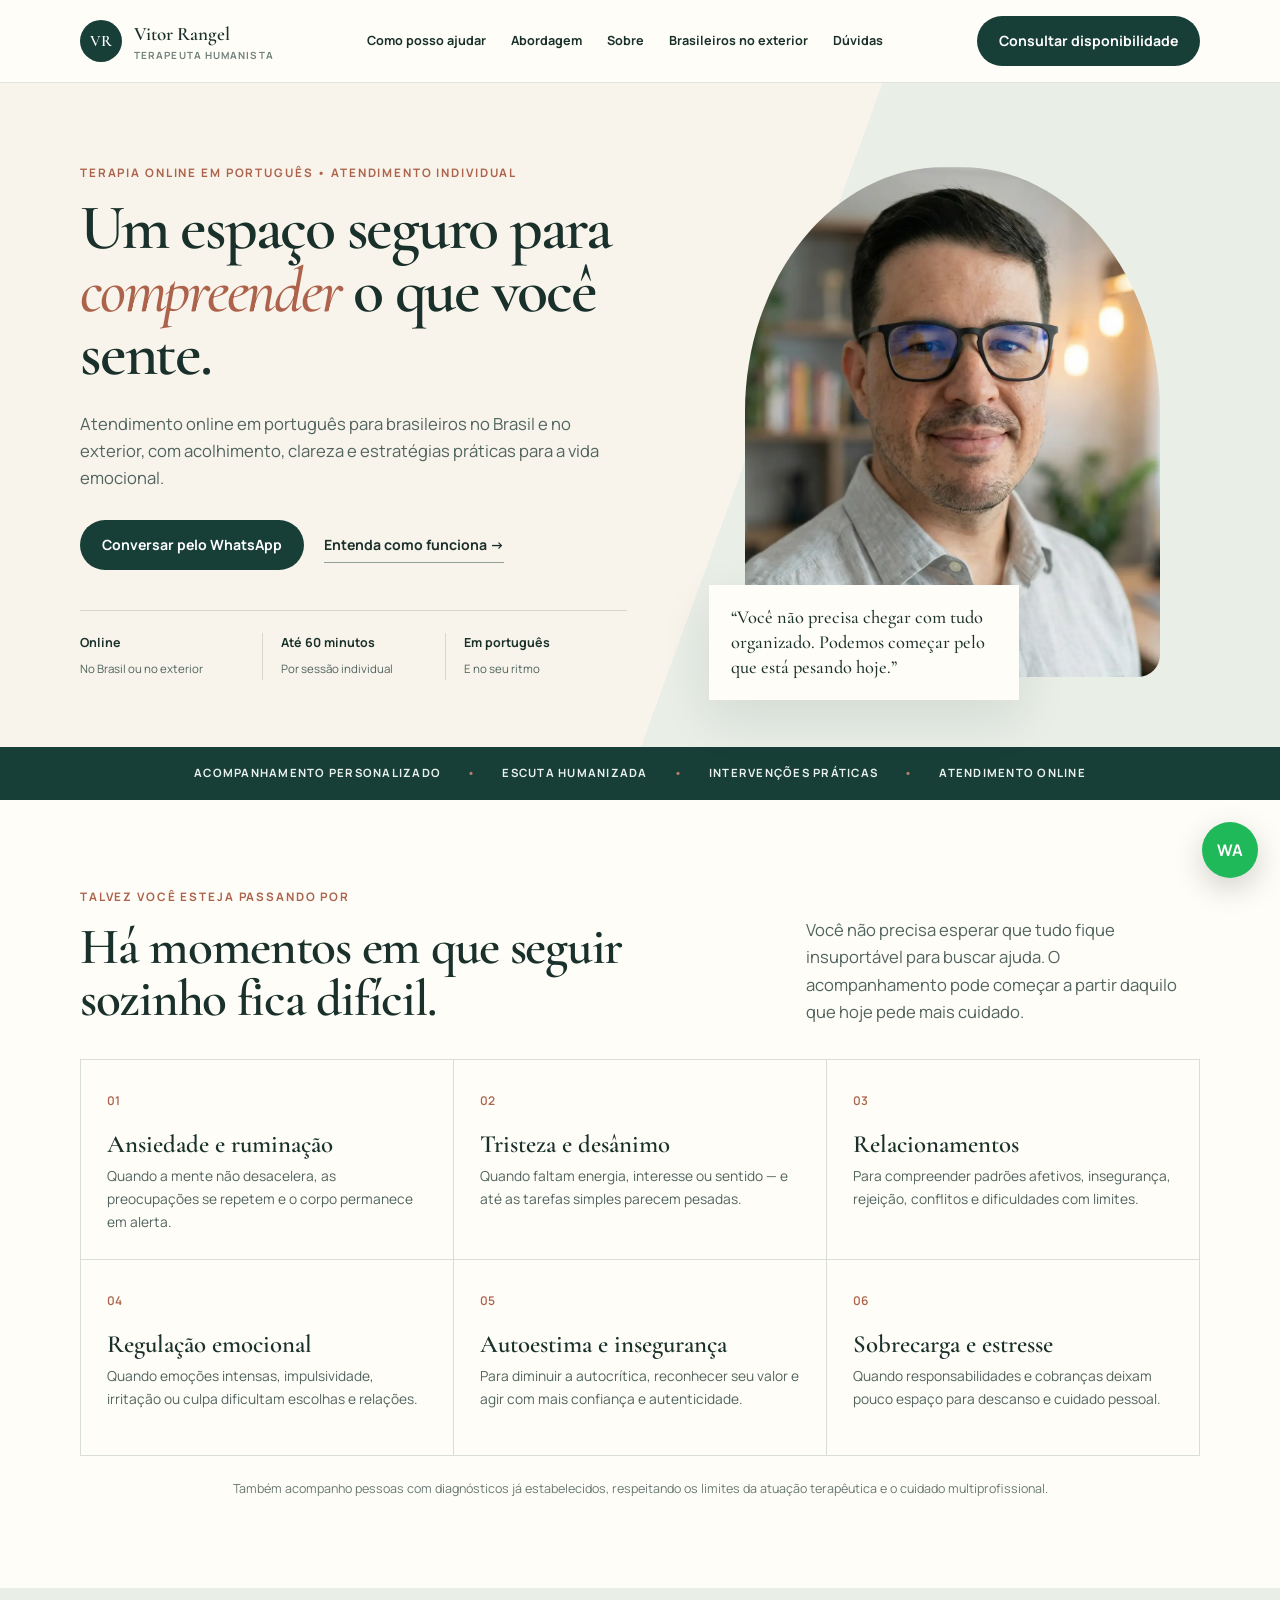
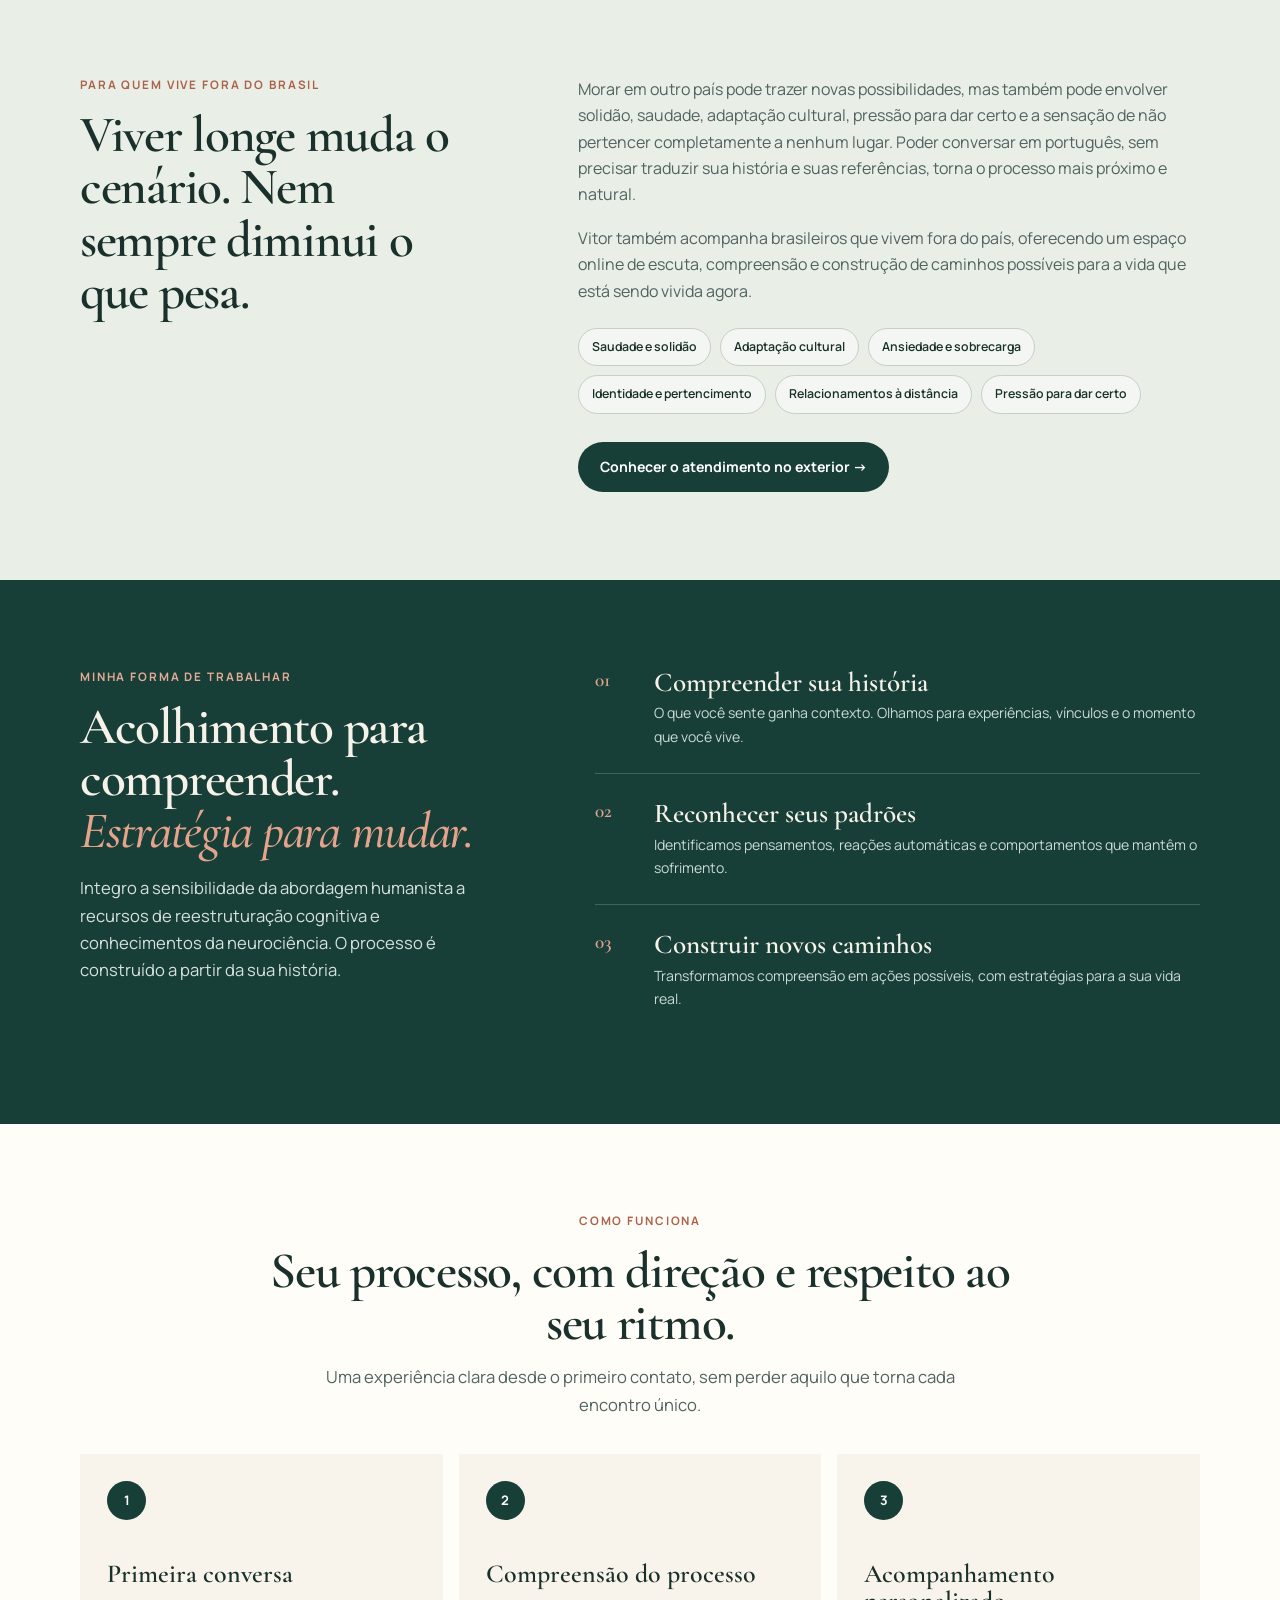
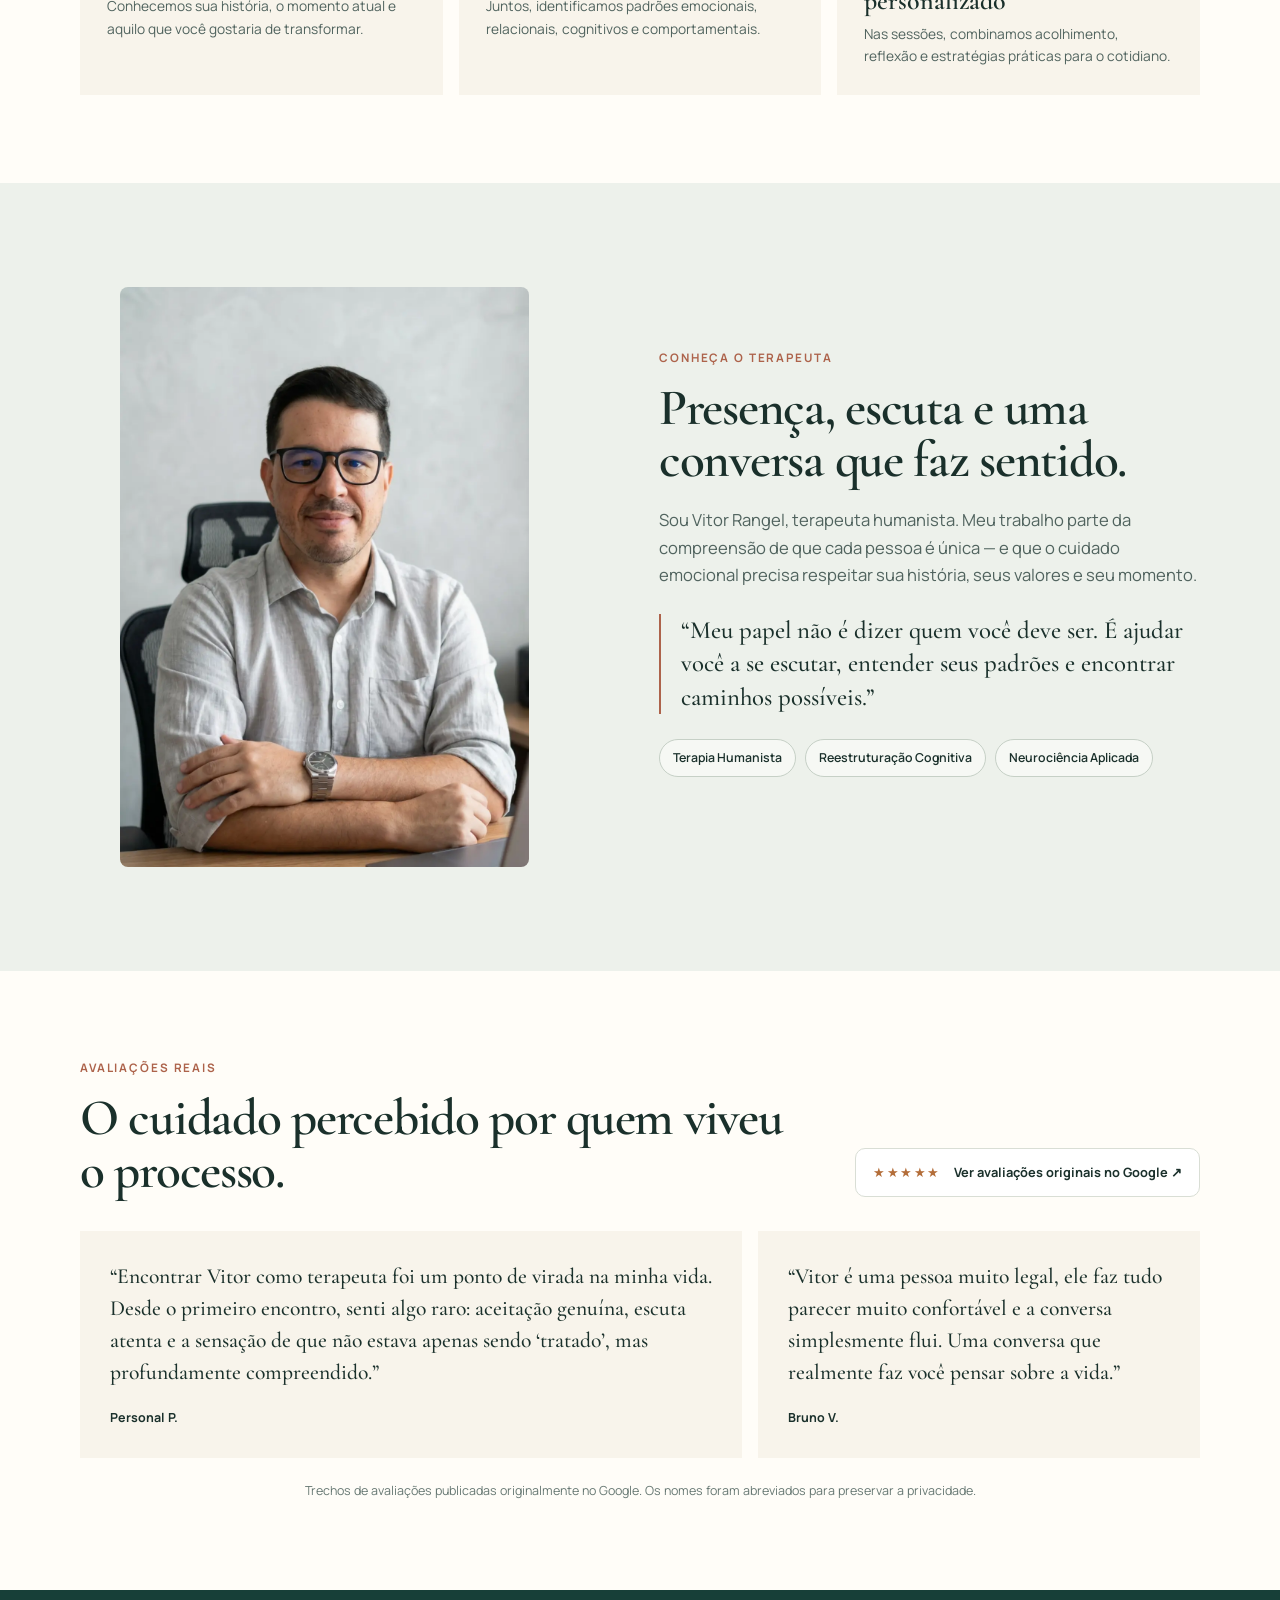
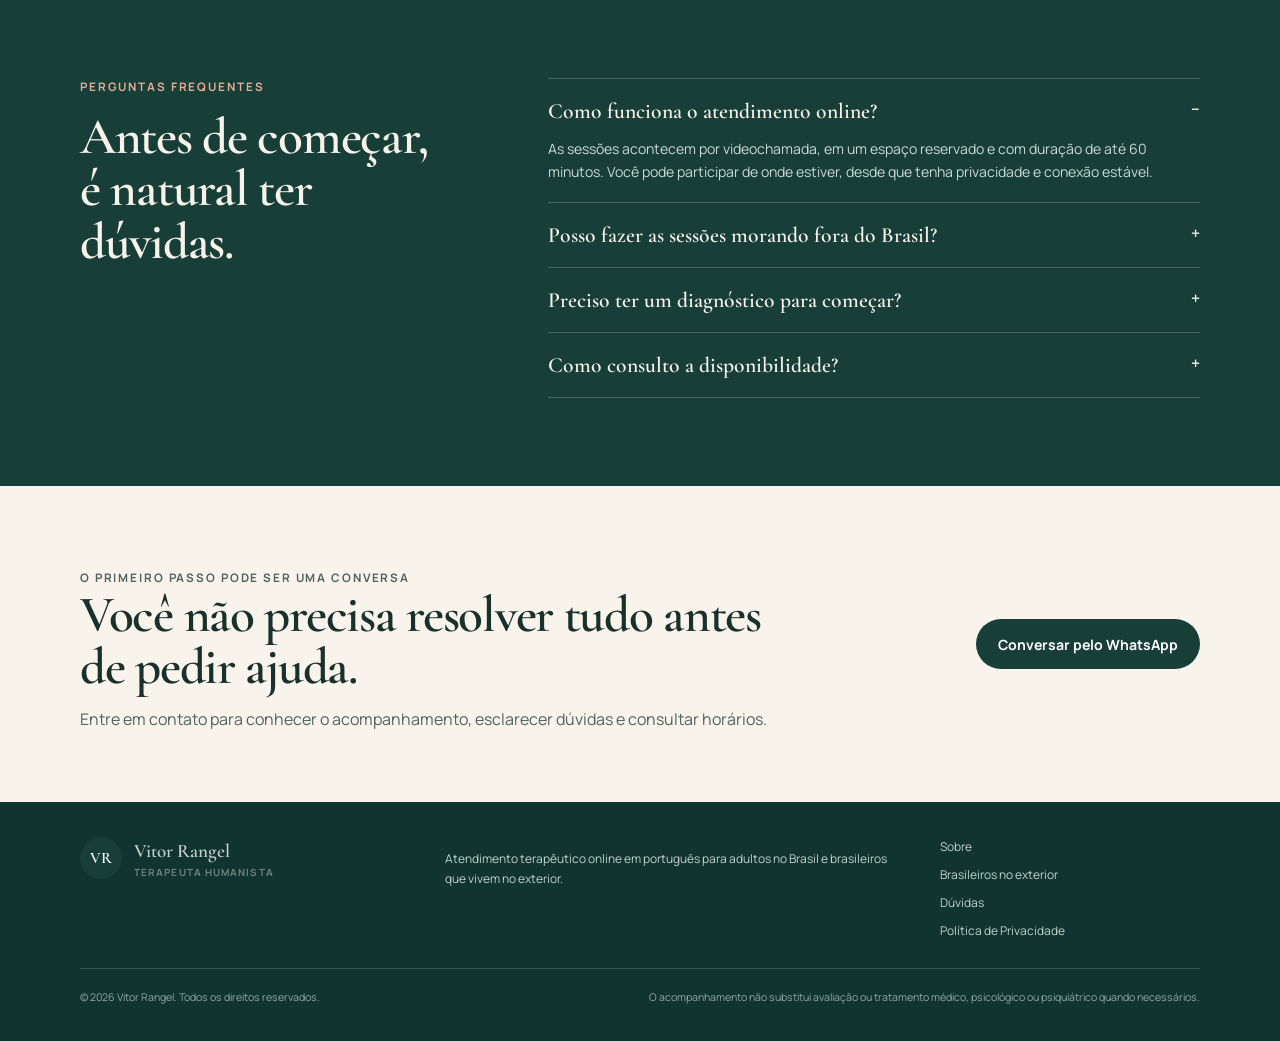
<file: index.html>
<!doctype html>
<html lang="pt-BR">
<head>
  <meta charset="utf-8">
  <meta name="viewport" content="width=device-width,initial-scale=1">
  <title>Vitor Rangel | Terapeuta Humanista Online</title>
  <meta name="description" content="Atendimento terapêutico online em português para adultos no Brasil e brasileiros no exterior, com Vitor Rangel, terapeuta humanista.">
  <link rel="canonical" href="https://www.vitorrangel.com.br/">
  <meta property="og:type" content="website">
  <meta property="og:locale" content="pt_BR">
  <meta property="og:site_name" content="Vitor Rangel — Terapeuta Humanista">
  <meta property="og:title" content="Vitor Rangel | Terapeuta Humanista Online">
  <meta property="og:description" content="Atendimento terapêutico online em português para adultos no Brasil e brasileiros no exterior.">
  <meta property="og:url" content="https://www.vitorrangel.com.br/">
  <meta property="og:image" content="https://www.vitorrangel.com.br/vitor-rangel-compartilhamento.webp">
  <meta name="twitter:card" content="summary_large_image">
  <meta name="twitter:title" content="Vitor Rangel | Terapeuta Humanista Online">
  <meta name="twitter:description" content="Atendimento online em português no Brasil e no exterior.">
  <meta name="twitter:image" content="https://www.vitorrangel.com.br/vitor-rangel-compartilhamento.webp">
  <meta name="theme-color" content="#173f38">
  <link rel="icon" href="/favicon.svg" type="image/svg+xml">
  <link rel="preload" href="/vitor-rangel-retrato.webp" as="image">
  <link rel="preconnect" href="https://fonts.googleapis.com">
  <link rel="preconnect" href="https://fonts.gstatic.com" crossorigin>
  <link href="https://fonts.googleapis.com/css2?family=Cormorant+Garamond:wght@500;600;700&family=Manrope:wght@400;500;600;700&display=swap" rel="stylesheet">
  <link rel="stylesheet" href="/styles.css?v=20260922-1">
  <script type="application/ld+json">{"@context":"https://schema.org","@type":"Person","name":"Vitor Rangel","url":"https://www.vitorrangel.com.br/","image":"https://www.vitorrangel.com.br/vitor-rangel-retrato.webp","jobTitle":"Terapeuta Humanista","knowsAbout":["Terapia Humanista","Reestruturação Cognitiva","Neurociência Aplicada","Regulação Emocional"]}</script>
  <script type="application/ld+json">{"@context":"https://schema.org","@type":"Service","name":"Atendimento terapêutico online em português","provider":{"@type":"Person","name":"Vitor Rangel","jobTitle":"Terapeuta Humanista"},"serviceType":"Atendimento terapêutico online","areaServed":"Brasileiros no Brasil e no exterior","availableChannel":{"@type":"ServiceChannel","serviceUrl":"https://www.vitorrangel.com.br/","serviceLocation":{"@type":"VirtualLocation","url":"https://www.vitorrangel.com.br/"}}}</script>
</head>
<body data-page="home">
  <header class="site-header"><div class="container header-inner">
    <a class="brand" href="#inicio"><span class="brand-mark">VR</span><span><strong>Vitor Rangel</strong><small>Terapeuta Humanista</small></span></a>
    <nav class="nav" aria-label="Navegação principal"><a href="#como-posso-ajudar">Como posso ajudar</a><a href="#abordagem">Abordagem</a><a href="#sobre">Sobre</a><a data-internal href="/terapia-online-brasileiros-exterior/">Brasileiros no exterior</a><a href="#duvidas">Dúvidas</a></nav>
    <a class="button" href="https://wa.me/5511964787505?text=Ol%C3%A1%2C%20Vitor!%20Conheci%20seu%20trabalho%20pelo%20site%20e%20gostaria%20de%20consultar%20a%20disponibilidade.">Consultar disponibilidade</a>
  </div></header>

  <main>
    <section class="hero" id="inicio"><div class="container hero-grid">
      <div><p class="eyebrow">Terapia online em português • atendimento individual</p><h1 class="title">Um espaço seguro para <em>compreender</em> o que você sente.</h1><p class="lede">Atendimento online em português para brasileiros no Brasil e no exterior, com acolhimento, clareza e estratégias práticas para a vida emocional.</p>
        <div class="actions"><a class="button" href="https://wa.me/5511964787505?text=Ol%C3%A1%2C%20Vitor!%20Conheci%20seu%20trabalho%20pelo%20site%20e%20gostaria%20de%20consultar%20a%20disponibilidade.">Conversar pelo WhatsApp</a><a class="text-link" href="#abordagem">Entenda como funciona →</a></div>
        <div class="quick-facts"><div><strong>Online</strong><span>No Brasil ou no exterior</span></div><div><strong>Até 60 minutos</strong><span>Por sessão individual</span></div><div><strong>Em português</strong><span>E no seu ritmo</span></div></div>
      </div>
      <figure class="hero-photo"><img src="/vitor-rangel-retrato.webp" alt="Vitor Rangel, terapeuta humanista com atendimento online" width="700" height="800"><figcaption class="quote-card">“Você não precisa chegar com tudo organizado. Podemos começar pelo que está pesando hoje.”</figcaption></figure>
    </div></section>
    <div class="trust-strip"><div class="container trust-inner"><span>Acompanhamento personalizado</span><span>Escuta humanizada</span><span>Intervenções práticas</span><span>Atendimento online</span></div></div>

    <section class="section" id="como-posso-ajudar"><div class="container">
      <div class="section-head"><div><p class="eyebrow">Talvez você esteja passando por</p><h2 class="section-title">Há momentos em que seguir sozinho fica difícil.</h2></div><p class="lede">Você não precisa esperar que tudo fique insuportável para buscar ajuda. O acompanhamento pode começar a partir daquilo que hoje pede mais cuidado.</p></div>
      <div class="need-grid">
        <article class="need-card"><b>01</b><h3>Ansiedade e ruminação</h3><p>Quando a mente não desacelera, as preocupações se repetem e o corpo permanece em alerta.</p></article>
        <article class="need-card"><b>02</b><h3>Tristeza e desânimo</h3><p>Quando faltam energia, interesse ou sentido — e até as tarefas simples parecem pesadas.</p></article>
        <article class="need-card"><b>03</b><h3>Relacionamentos</h3><p>Para compreender padrões afetivos, insegurança, rejeição, conflitos e dificuldades com limites.</p></article>
        <article class="need-card"><b>04</b><h3>Regulação emocional</h3><p>Quando emoções intensas, impulsividade, irritação ou culpa dificultam escolhas e relações.</p></article>
        <article class="need-card"><b>05</b><h3>Autoestima e insegurança</h3><p>Para diminuir a autocrítica, reconhecer seu valor e agir com mais confiança e autenticidade.</p></article>
        <article class="need-card"><b>06</b><h3>Sobrecarga e estresse</h3><p>Quando responsabilidades e cobranças deixam pouco espaço para descanso e cuidado pessoal.</p></article>
      </div><p class="small-note">Também acompanho pessoas com diagnósticos já estabelecidos, respeitando os limites da atuação terapêutica e o cuidado multiprofissional.</p>
    </div></section>

    <section class="section abroad-teaser"><div class="container abroad-layout">
      <div><p class="eyebrow">Para quem vive fora do Brasil</p><h2 class="section-title">Viver longe muda o cenário. Nem sempre diminui o que pesa.</h2></div>
      <div class="abroad-copy"><p>Morar em outro país pode trazer novas possibilidades, mas também pode envolver solidão, saudade, adaptação cultural, pressão para dar certo e a sensação de não pertencer completamente a nenhum lugar. Poder conversar em português, sem precisar traduzir sua história e suas referências, torna o processo mais próximo e natural.</p><p>Vitor também acompanha brasileiros que vivem fora do país, oferecendo um espaço online de escuta, compreensão e construção de caminhos possíveis para a vida que está sendo vivida agora.</p>
        <div class="chips"><span class="chip">Saudade e solidão</span><span class="chip">Adaptação cultural</span><span class="chip">Ansiedade e sobrecarga</span><span class="chip">Identidade e pertencimento</span><span class="chip">Relacionamentos à distância</span><span class="chip">Pressão para dar certo</span></div>
        <a class="button" data-internal href="/terapia-online-brasileiros-exterior/">Conhecer o atendimento no exterior →</a>
      </div>
    </div></section>

    <section class="section approach" id="abordagem"><div class="container approach-grid">
      <div><p class="eyebrow">Minha forma de trabalhar</p><h2 class="section-title">Acolhimento para compreender. <em>Estratégia para mudar.</em></h2><p class="lede">Integro a sensibilidade da abordagem humanista a recursos de reestruturação cognitiva e conhecimentos da neurociência. O processo é construído a partir da sua história.</p></div>
      <div class="steps"><article class="step"><b>01</b><div><h3>Compreender sua história</h3><p>O que você sente ganha contexto. Olhamos para experiências, vínculos e o momento que você vive.</p></div></article><article class="step"><b>02</b><div><h3>Reconhecer seus padrões</h3><p>Identificamos pensamentos, reações automáticas e comportamentos que mantêm o sofrimento.</p></div></article><article class="step"><b>03</b><div><h3>Construir novos caminhos</h3><p>Transformamos compreensão em ações possíveis, com estratégias para a sua vida real.</p></div></article></div>
    </div></section>

    <section class="section how"><div class="container"><div class="how-head"><p class="eyebrow">Como funciona</p><h2 class="section-title">Seu processo, com direção e respeito ao seu ritmo.</h2><p class="lede">Uma experiência clara desde o primeiro contato, sem perder aquilo que torna cada encontro único.</p></div><div class="how-grid"><article class="how-card"><b>1</b><h3>Primeira conversa</h3><p>Conhecemos sua história, o momento atual e aquilo que você gostaria de transformar.</p></article><article class="how-card"><b>2</b><h3>Compreensão do processo</h3><p>Juntos, identificamos padrões emocionais, relacionais, cognitivos e comportamentais.</p></article><article class="how-card"><b>3</b><h3>Acompanhamento personalizado</h3><p>Nas sessões, combinamos acolhimento, reflexão e estratégias práticas para o cotidiano.</p></article></div></div></section>

    <section class="section about" id="sobre"><div class="container about-grid"><figure class="about-photo"><img src="/vitor-rangel-escritorio.webp" alt="Vitor Rangel sentado em seu escritório de atendimento terapêutico online" loading="lazy" width="700" height="900"></figure><div class="about-copy"><p class="eyebrow">Conheça o terapeuta</p><h2 class="section-title">Presença, escuta e uma conversa que faz sentido.</h2><p class="lede">Sou Vitor Rangel, terapeuta humanista. Meu trabalho parte da compreensão de que cada pessoa é única — e que o cuidado emocional precisa respeitar sua história, seus valores e seu momento.</p><blockquote class="quote">“Meu papel não é dizer quem você deve ser. É ajudar você a se escutar, entender seus padrões e encontrar caminhos possíveis.”</blockquote><div class="chips"><span class="chip">Terapia Humanista</span><span class="chip">Reestruturação Cognitiva</span><span class="chip">Neurociência Aplicada</span></div></div></div></section>

    <section class="section reviews"><div class="container"><div class="section-head"><div><p class="eyebrow">Avaliações reais</p><h2 class="section-title">O cuidado percebido por quem viveu o processo.</h2></div><a class="google-link" href="https://www.google.com/maps/place/Vitor+Rangel+-+Terapeuta+Humanista+-+Neurociencia/@-23.1878436,-46.8884926,17z/data=!4m8!3m7!1s0x94cf270784a8e965:0x5f54fada28e38acd!8m2!3d-23.1878436!4d-46.8884926!9m1!1b1!16s%2Fg%2F11mzs8yyv6" target="_blank" rel="noopener"><span class="stars">★★★★★</span><strong>Ver avaliações originais no Google ↗</strong></a></div><div class="review-grid"><figure class="review"><blockquote>“Encontrar Vitor como terapeuta foi um ponto de virada na minha vida. Desde o primeiro encontro, senti algo raro: aceitação genuína, escuta atenta e a sensação de que não estava apenas sendo ‘tratado’, mas profundamente compreendido.”</blockquote><figcaption>Personal P.</figcaption></figure><figure class="review"><blockquote>“Vitor é uma pessoa muito legal, ele faz tudo parecer muito confortável e a conversa simplesmente flui. Uma conversa que realmente faz você pensar sobre a vida.”</blockquote><figcaption>Bruno V.</figcaption></figure></div><p class="small-note">Trechos de avaliações publicadas originalmente no Google. Os nomes foram abreviados para preservar a privacidade.</p></div></section>

    <section class="section faq" id="duvidas"><div class="container faq-grid"><div><p class="eyebrow">Perguntas frequentes</p><h2 class="section-title">Antes de começar, é natural ter dúvidas.</h2></div><div class="faq-list"><details open><summary>Como funciona o atendimento online?</summary><p>As sessões acontecem por videochamada, em um espaço reservado e com duração de até 60 minutos. Você pode participar de onde estiver, desde que tenha privacidade e conexão estável.</p></details><details><summary>Posso fazer as sessões morando fora do Brasil?</summary><p>Sim. O atendimento é online, em português, e os horários são consultados considerando sua localização e fuso.</p></details><details><summary>Preciso ter um diagnóstico para começar?</summary><p>Não. Você pode começar a partir de algo que está sentindo, de uma dificuldade atual ou do desejo de se compreender melhor.</p></details><details><summary>Como consulto a disponibilidade?</summary><p>Fale diretamente pelo WhatsApp para esclarecer dúvidas e consultar os horários disponíveis.</p></details></div></div></section>

    <section class="cta"><div class="container cta-box"><div><p class="eyebrow">O primeiro passo pode ser uma conversa</p><h2 class="section-title">Você não precisa resolver tudo antes de pedir ajuda.</h2><p>Entre em contato para conhecer o acompanhamento, esclarecer dúvidas e consultar horários.</p></div><a class="button" href="https://wa.me/5511964787505?text=Ol%C3%A1%2C%20Vitor!%20Conheci%20seu%20trabalho%20pelo%20site%20e%20gostaria%20de%20consultar%20a%20disponibilidade.">Conversar pelo WhatsApp</a></div></section>
  </main>

  <footer class="footer"><div class="container"><div class="footer-grid"><a class="brand" href="#inicio"><span class="brand-mark">VR</span><span><strong>Vitor Rangel</strong><small>Terapeuta Humanista</small></span></a><p>Atendimento terapêutico online em português para adultos no Brasil e brasileiros que vivem no exterior.</p><div class="footer-links"><a href="#sobre">Sobre</a><a data-internal href="/terapia-online-brasileiros-exterior/">Brasileiros no exterior</a><a href="#duvidas">Dúvidas</a><a data-internal href="/politica-de-privacidade/">Política de Privacidade</a></div></div><div class="footer-bottom"><span>© 2026 Vitor Rangel. Todos os direitos reservados.</span><span>O acompanhamento não substitui avaliação ou tratamento médico, psicológico ou psiquiátrico quando necessários.</span></div></div></footer>
  <a class="floating-wa" aria-label="Conversar com Vitor Rangel pelo WhatsApp" href="https://wa.me/5511964787505?text=Ol%C3%A1%2C%20Vitor!%20Conheci%20seu%20trabalho%20pelo%20site%20e%20gostaria%20de%20consultar%20a%20disponibilidade."><strong>WA</strong></a>
  <script src="/script.js" defer></script>
</body>
</html>
</file>
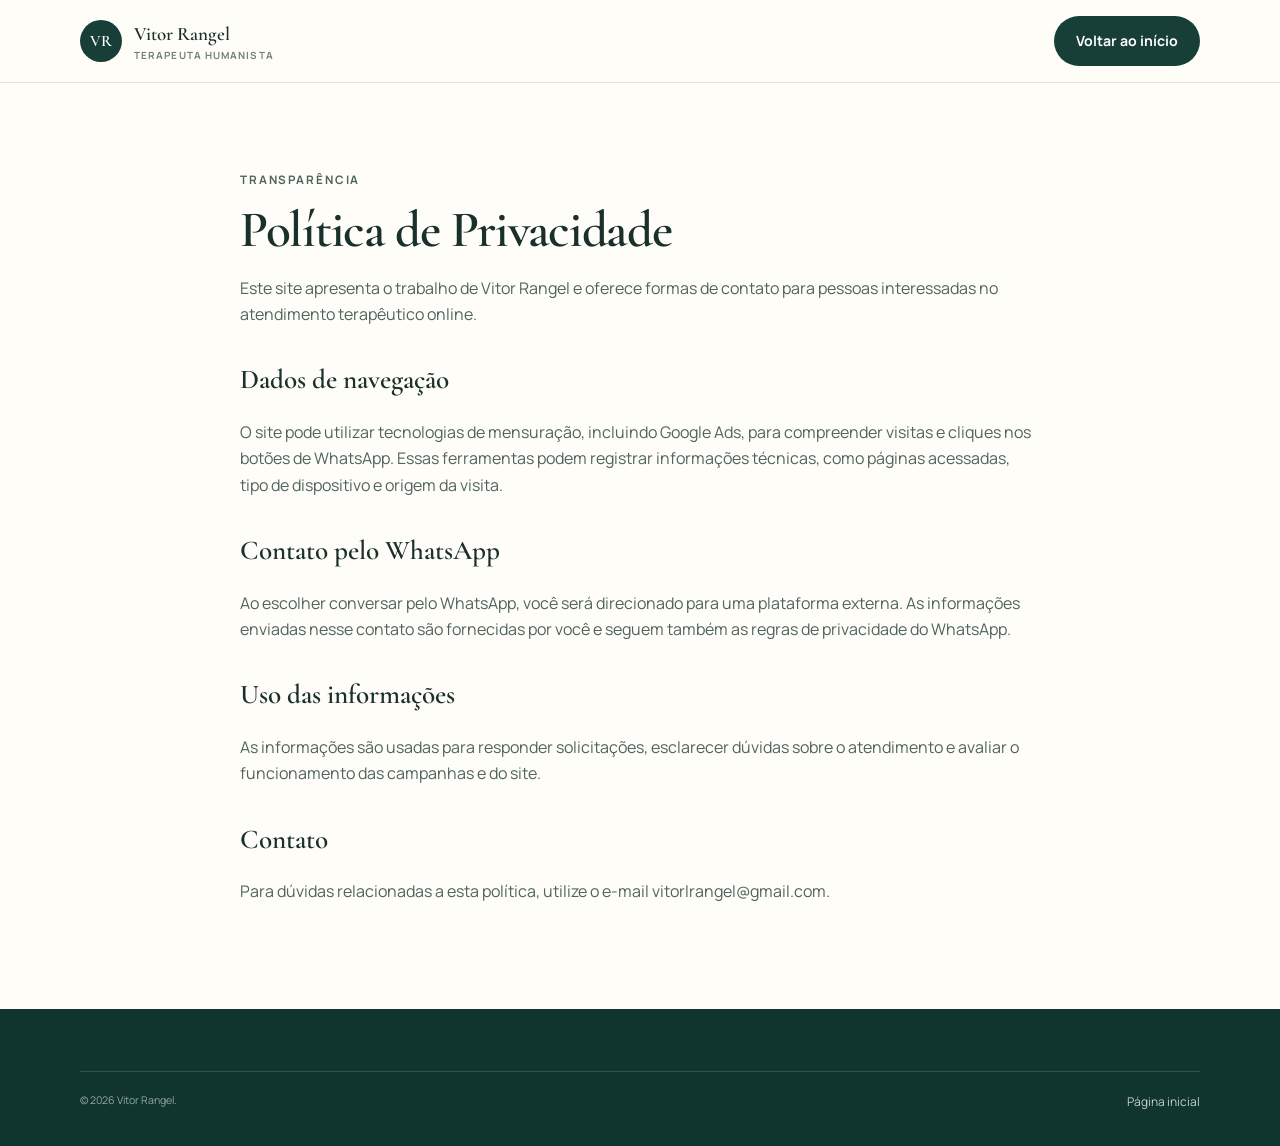
<file: politica-de-privacidade/index.html>
<!doctype html>
<html lang="pt-BR">
<head>
  <meta charset="utf-8">
  <meta name="viewport" content="width=device-width,initial-scale=1">
  <title>Política de Privacidade | Vitor Rangel</title>
  <meta name="description" content="Política de Privacidade do site de Vitor Rangel.">
  <meta name="robots" content="noindex,follow">
  <link rel="canonical" href="https://www.vitorrangel.com.br/politica-de-privacidade/">
  <meta name="theme-color" content="#173f38">
  <link rel="icon" href="/favicon.svg" type="image/svg+xml">
  <link rel="preconnect" href="https://fonts.googleapis.com">
  <link rel="preconnect" href="https://fonts.gstatic.com" crossorigin>
  <link href="https://fonts.googleapis.com/css2?family=Cormorant+Garamond:wght@500;600;700&family=Manrope:wght@400;500;600;700&display=swap" rel="stylesheet">
  <link rel="stylesheet" href="/styles.css?v=20260922-1">
</head>
<body>
  <header class="site-header"><div class="container header-inner"><a class="brand" data-internal href="/"><span class="brand-mark">VR</span><span><strong>Vitor Rangel</strong><small>Terapeuta Humanista</small></span></a><a class="button" data-internal href="/">Voltar ao início</a></div></header>
  <main class="section"><article class="container policy"><p class="eyebrow">Transparência</p><h1 class="section-title">Política de Privacidade</h1><p>Este site apresenta o trabalho de Vitor Rangel e oferece formas de contato para pessoas interessadas no atendimento terapêutico online.</p><h2>Dados de navegação</h2><p>O site pode utilizar tecnologias de mensuração, incluindo Google Ads, para compreender visitas e cliques nos botões de WhatsApp. Essas ferramentas podem registrar informações técnicas, como páginas acessadas, tipo de dispositivo e origem da visita.</p><h2>Contato pelo WhatsApp</h2><p>Ao escolher conversar pelo WhatsApp, você será direcionado para uma plataforma externa. As informações enviadas nesse contato são fornecidas por você e seguem também as regras de privacidade do WhatsApp.</p><h2>Uso das informações</h2><p>As informações são usadas para responder solicitações, esclarecer dúvidas sobre o atendimento e avaliar o funcionamento das campanhas e do site.</p><h2>Contato</h2><p>Para dúvidas relacionadas a esta política, utilize o e-mail <a href="mailto:vitorlrangel@gmail.com">vitorlrangel@gmail.com</a>.</p></article></main>
  <footer class="footer"><div class="container footer-bottom"><span>© 2026 Vitor Rangel.</span><a data-internal href="/">Página inicial</a></div></footer>
  <script src="/script.js" defer></script>
</body>
</html>
</file>
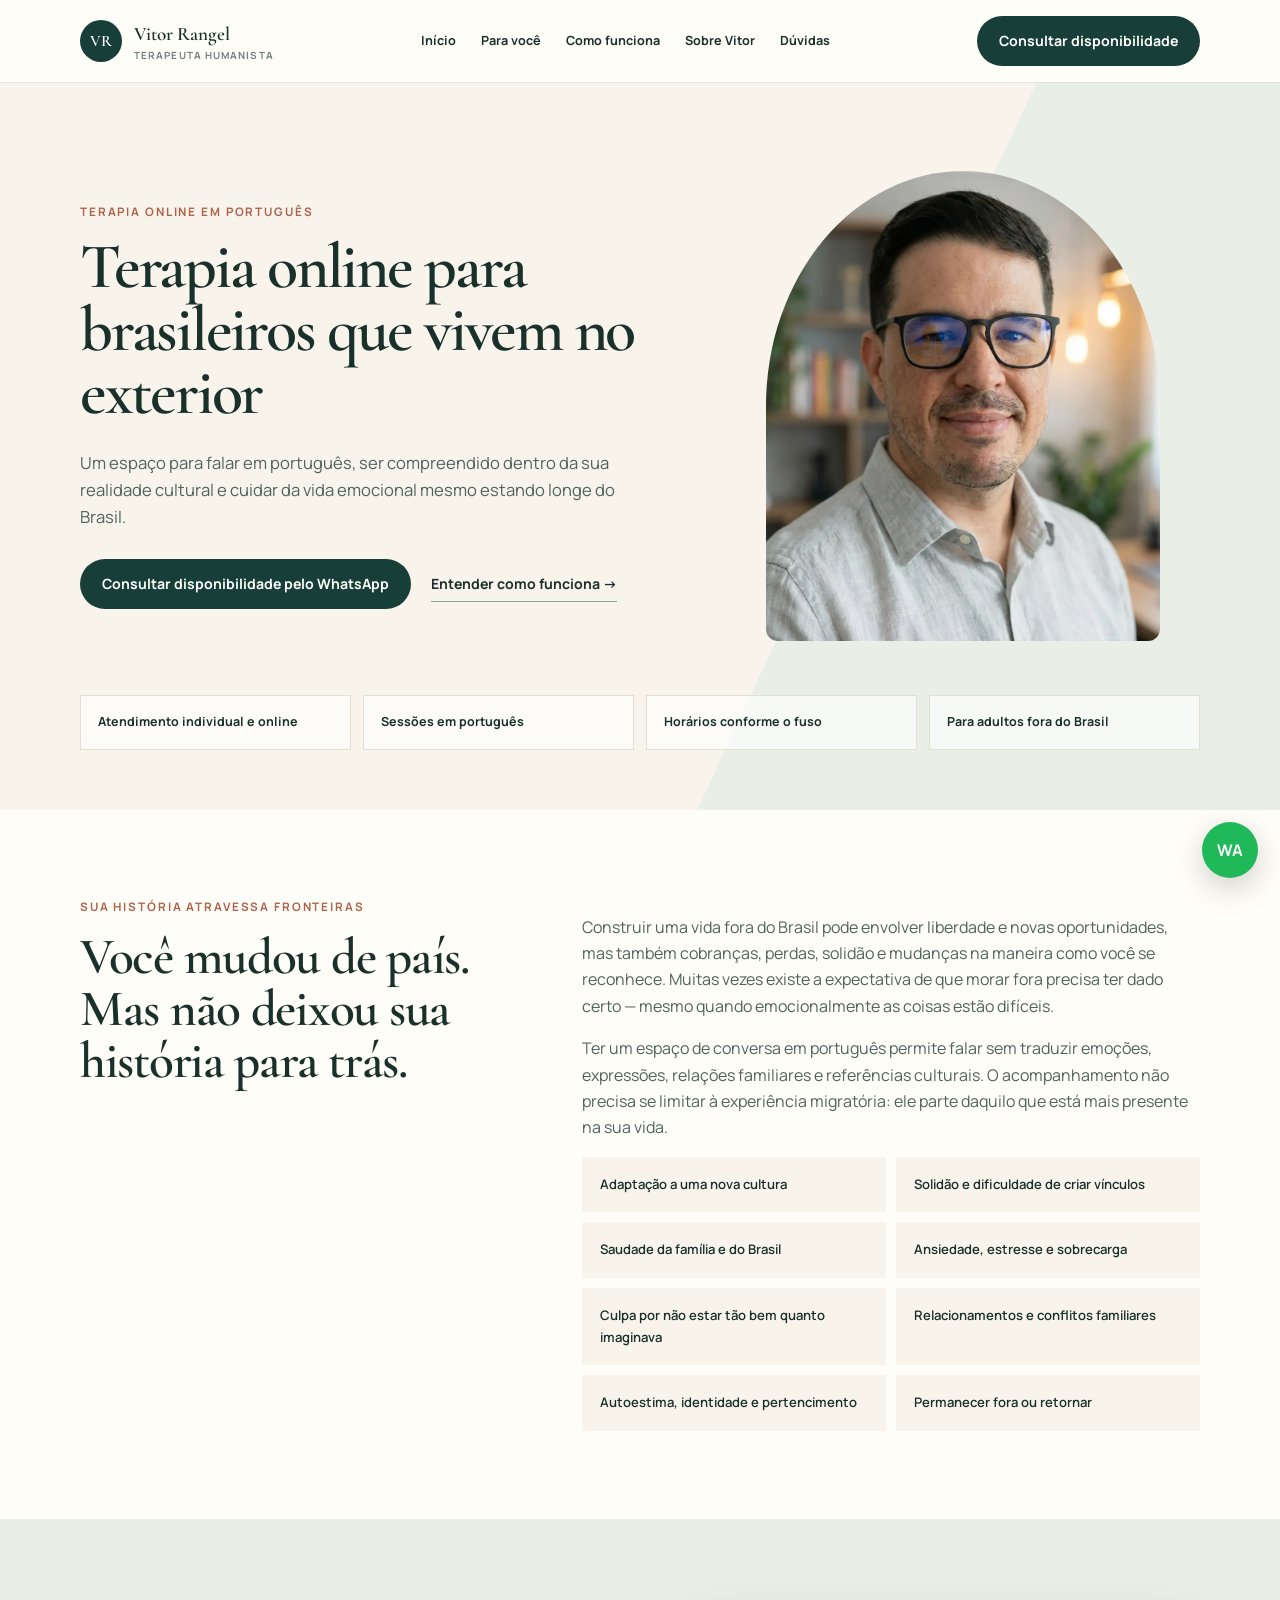
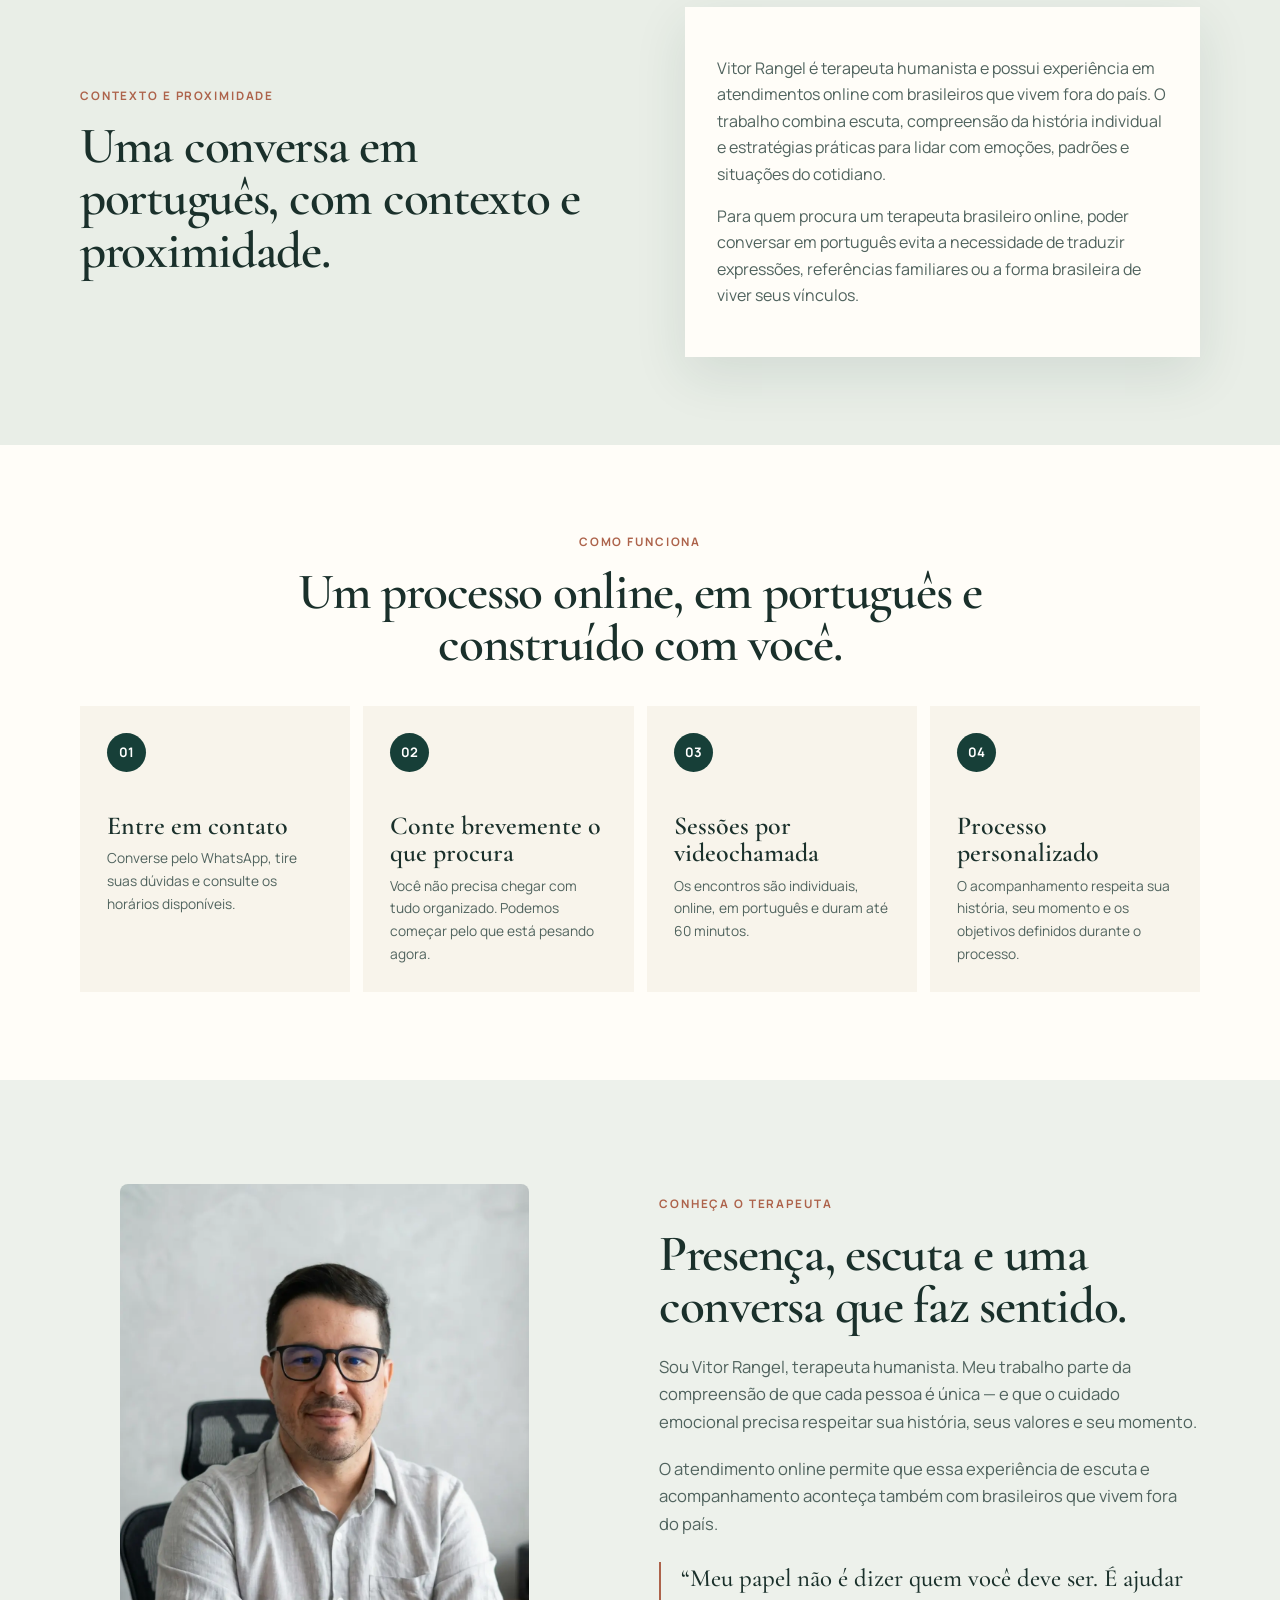
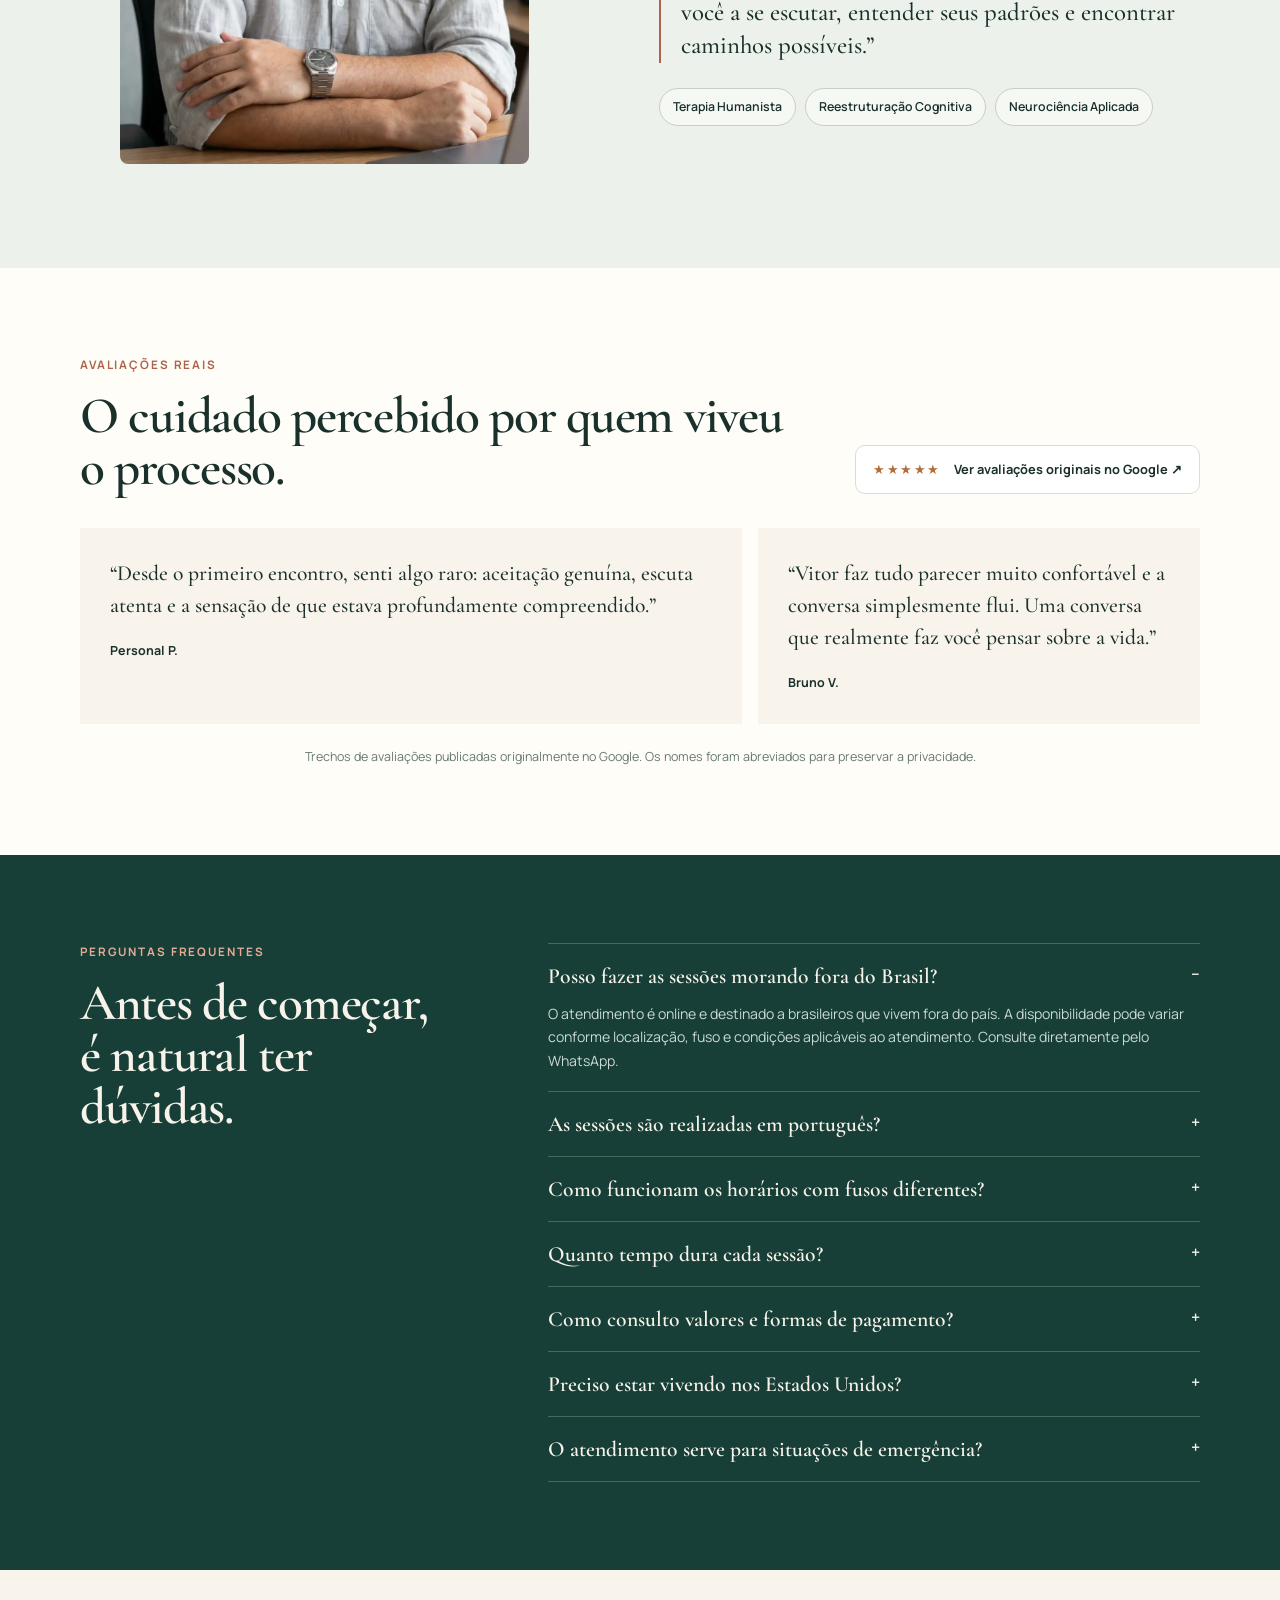
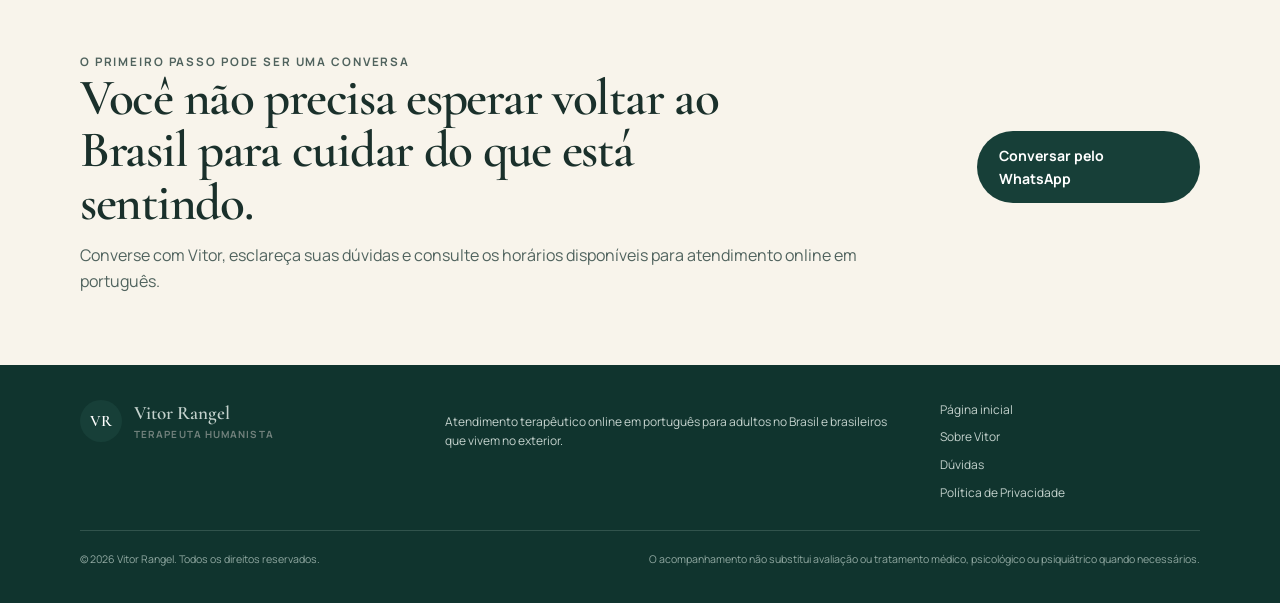
<file: terapia-online-brasileiros-exterior/index.html>
<!doctype html>
<html lang="pt-BR">
<head>
  <meta charset="utf-8">
  <meta name="viewport" content="width=device-width,initial-scale=1">
  <title>Terapia Online para Brasileiros no Exterior | Vitor Rangel</title>
  <meta name="description" content="Atendimento terapêutico online em português para brasileiros que vivem no exterior. Conheça o trabalho humanista de Vitor Rangel e consulte horários.">
  <link rel="canonical" href="https://www.vitorrangel.com.br/terapia-online-brasileiros-exterior/">
  <meta property="og:type" content="website">
  <meta property="og:locale" content="pt_BR">
  <meta property="og:site_name" content="Vitor Rangel — Terapeuta Humanista">
  <meta property="og:title" content="Terapia Online para Brasileiros no Exterior | Vitor Rangel">
  <meta property="og:description" content="Atendimento terapêutico online em português para brasileiros que vivem no exterior.">
  <meta property="og:url" content="https://www.vitorrangel.com.br/terapia-online-brasileiros-exterior/">
  <meta property="og:image" content="https://www.vitorrangel.com.br/vitor-rangel-compartilhamento.webp">
  <meta name="twitter:card" content="summary_large_image">
  <meta name="twitter:title" content="Terapia Online para Brasileiros no Exterior | Vitor Rangel">
  <meta name="twitter:description" content="Atendimento online em português para brasileiros que vivem fora do Brasil.">
  <meta name="twitter:image" content="https://www.vitorrangel.com.br/vitor-rangel-compartilhamento.webp">
  <meta name="theme-color" content="#173f38">
  <link rel="icon" href="/favicon.svg" type="image/svg+xml">
  <link rel="preload" href="/vitor-rangel-retrato.webp" as="image">
  <link rel="preconnect" href="https://fonts.googleapis.com">
  <link rel="preconnect" href="https://fonts.gstatic.com" crossorigin>
  <link href="https://fonts.googleapis.com/css2?family=Cormorant+Garamond:wght@500;600;700&family=Manrope:wght@400;500;600;700&display=swap" rel="stylesheet">
  <link rel="stylesheet" href="/styles.css?v=20260922-1">
  <script type="application/ld+json">{"@context":"https://schema.org","@type":"Person","name":"Vitor Rangel","url":"https://www.vitorrangel.com.br/","jobTitle":"Terapeuta Humanista","image":"https://www.vitorrangel.com.br/vitor-rangel-retrato.webp"}</script>
  <script type="application/ld+json">{"@context":"https://schema.org","@type":"Service","name":"Atendimento terapêutico online em português para brasileiros no exterior","provider":{"@type":"Person","name":"Vitor Rangel","jobTitle":"Terapeuta Humanista"},"serviceType":"Atendimento terapêutico online em português","areaServed":"Brasileiros que vivem fora do Brasil","availableChannel":{"@type":"ServiceChannel","serviceLocation":{"@type":"VirtualLocation","url":"https://www.vitorrangel.com.br/terapia-online-brasileiros-exterior/"}}}</script>
  <script type="application/ld+json">{"@context":"https://schema.org","@type":"BreadcrumbList","itemListElement":[{"@type":"ListItem","position":1,"name":"Início","item":"https://www.vitorrangel.com.br/"},{"@type":"ListItem","position":2,"name":"Terapia online para brasileiros no exterior","item":"https://www.vitorrangel.com.br/terapia-online-brasileiros-exterior/"}]}</script>
  <script type="application/ld+json">{"@context":"https://schema.org","@type":"FAQPage","mainEntity":[{"@type":"Question","name":"Posso fazer as sessões morando fora do Brasil?","acceptedAnswer":{"@type":"Answer","text":"O atendimento é online e destinado a brasileiros que vivem fora do país. A disponibilidade pode variar conforme localização, fuso e condições aplicáveis ao atendimento. Consulte diretamente pelo WhatsApp."}},{"@type":"Question","name":"As sessões são realizadas em português?","acceptedAnswer":{"@type":"Answer","text":"Sim. As sessões são realizadas integralmente em português."}},{"@type":"Question","name":"Como funcionam os horários com fusos diferentes?","acceptedAnswer":{"@type":"Answer","text":"Os horários disponíveis são consultados considerando o fuso do local onde você vive."}},{"@type":"Question","name":"Quanto tempo dura cada sessão?","acceptedAnswer":{"@type":"Answer","text":"As sessões são individuais, online e duram até 60 minutos."}},{"@type":"Question","name":"Como consulto valores e formas de pagamento?","acceptedAnswer":{"@type":"Answer","text":"Consulte as opções disponíveis diretamente pelo WhatsApp."}},{"@type":"Question","name":"Preciso estar vivendo nos Estados Unidos?","acceptedAnswer":{"@type":"Answer","text":"Não. A disponibilidade pode variar conforme localização, fuso e condições aplicáveis ao atendimento."}},{"@type":"Question","name":"O atendimento serve para situações de emergência?","acceptedAnswer":{"@type":"Answer","text":"Este não é um serviço de emergência. Em situações de risco imediato, procure o serviço de emergência do país em que você estiver ou uma rede local de apoio."}}]}</script>
</head>
<body data-page="exterior">
  <header class="site-header"><div class="container header-inner">
    <a class="brand" data-internal href="/"><span class="brand-mark">VR</span><span><strong>Vitor Rangel</strong><small>Terapeuta Humanista</small></span></a>
    <nav class="nav" aria-label="Navegação principal"><a data-internal href="/">Início</a><a href="#para-voce">Para você</a><a href="#como-funciona">Como funciona</a><a href="#sobre">Sobre Vitor</a><a href="#duvidas">Dúvidas</a></nav>
    <a class="button" href="https://wa.me/5511964787505?text=Ol%C3%A1%2C%20Vitor!%20Moro%20fora%20do%20Brasil%20e%20encontrei%20seu%20site%20pesquisando%20sobre%20atendimento%20online%20em%20portugu%C3%AAs.%20Gostaria%20de%20entender%20como%20funciona%20e%20consultar%20a%20disponibilidade.">Consultar disponibilidade</a>
  </div></header>

  <main>
    <section class="subhero"><div class="container subhero-grid"><div><p class="eyebrow">Terapia online em português</p><h1 class="title">Terapia online para brasileiros que vivem no exterior</h1><p class="lede">Um espaço para falar em português, ser compreendido dentro da sua realidade cultural e cuidar da vida emocional mesmo estando longe do Brasil.</p><div class="actions"><a class="button" href="https://wa.me/5511964787505?text=Ol%C3%A1%2C%20Vitor!%20Moro%20fora%20do%20Brasil%20e%20encontrei%20seu%20site%20pesquisando%20sobre%20atendimento%20online%20em%20portugu%C3%AAs.%20Gostaria%20de%20entender%20como%20funciona%20e%20consultar%20a%20disponibilidade.">Consultar disponibilidade pelo WhatsApp</a><a class="text-link" href="#como-funciona">Entender como funciona →</a></div></div><figure class="subhero-photo"><img src="/vitor-rangel-retrato.webp" alt="Vitor Rangel, terapeuta brasileiro com atendimento online em português" width="700" height="800"></figure></div><div class="container four-facts"><div class="fact">Atendimento individual e online</div><div class="fact">Sessões em português</div><div class="fact">Horários conforme o fuso</div><div class="fact">Para adultos fora do Brasil</div></div></section>

    <section class="section" id="para-voce"><div class="container identify-grid"><div><p class="eyebrow">Sua história atravessa fronteiras</p><h2 class="section-title">Você mudou de país. Mas não deixou sua história para trás.</h2></div><div class="identify-copy"><p>Construir uma vida fora do Brasil pode envolver liberdade e novas oportunidades, mas também cobranças, perdas, solidão e mudanças na maneira como você se reconhece. Muitas vezes existe a expectativa de que morar fora precisa ter dado certo — mesmo quando emocionalmente as coisas estão difíceis.</p><p>Ter um espaço de conversa em português permite falar sem traduzir emoções, expressões, relações familiares e referências culturais. O acompanhamento não precisa se limitar à experiência migratória: ele parte daquilo que está mais presente na sua vida.</p><div class="topic-grid"><div class="topic-item">Adaptação a uma nova cultura</div><div class="topic-item">Solidão e dificuldade de criar vínculos</div><div class="topic-item">Saudade da família e do Brasil</div><div class="topic-item">Ansiedade, estresse e sobrecarga</div><div class="topic-item">Culpa por não estar tão bem quanto imaginava</div><div class="topic-item">Relacionamentos e conflitos familiares</div><div class="topic-item">Autoestima, identidade e pertencimento</div><div class="topic-item">Permanecer fora ou retornar</div></div></div></div></section>

    <section class="section experience"><div class="container experience-grid"><div><p class="eyebrow">Contexto e proximidade</p><h2 class="section-title">Uma conversa em português, com contexto e proximidade.</h2></div><article class="experience-card"><p>Vitor Rangel é terapeuta humanista e possui experiência em atendimentos online com brasileiros que vivem fora do país. O trabalho combina escuta, compreensão da história individual e estratégias práticas para lidar com emoções, padrões e situações do cotidiano.</p><p>Para quem procura um terapeuta brasileiro online, poder conversar em português evita a necessidade de traduzir expressões, referências familiares ou a forma brasileira de viver seus vínculos.</p></article></div></section>

    <section class="section how" id="como-funciona"><div class="container"><div class="how-head"><p class="eyebrow">Como funciona</p><h2 class="section-title">Um processo online, em português e construído com você.</h2></div><div class="four-steps"><article class="how-card"><b>01</b><h3>Entre em contato</h3><p>Converse pelo WhatsApp, tire suas dúvidas e consulte os horários disponíveis.</p></article><article class="how-card"><b>02</b><h3>Conte brevemente o que procura</h3><p>Você não precisa chegar com tudo organizado. Podemos começar pelo que está pesando agora.</p></article><article class="how-card"><b>03</b><h3>Sessões por videochamada</h3><p>Os encontros são individuais, online, em português e duram até 60 minutos.</p></article><article class="how-card"><b>04</b><h3>Processo personalizado</h3><p>O acompanhamento respeita sua história, seu momento e os objetivos definidos durante o processo.</p></article></div></div></section>

    <section class="section about" id="sobre"><div class="container about-grid"><figure class="about-photo"><img src="/vitor-rangel-escritorio.webp" alt="Vitor Rangel em seu espaço de atendimento online" loading="lazy" width="700" height="900"></figure><div class="about-copy"><p class="eyebrow">Conheça o terapeuta</p><h2 class="section-title">Presença, escuta e uma conversa que faz sentido.</h2><p class="lede">Sou Vitor Rangel, terapeuta humanista. Meu trabalho parte da compreensão de que cada pessoa é única — e que o cuidado emocional precisa respeitar sua história, seus valores e seu momento.</p><p class="lede">O atendimento online permite que essa experiência de escuta e acompanhamento aconteça também com brasileiros que vivem fora do país.</p><blockquote class="quote">“Meu papel não é dizer quem você deve ser. É ajudar você a se escutar, entender seus padrões e encontrar caminhos possíveis.”</blockquote><div class="chips"><span class="chip">Terapia Humanista</span><span class="chip">Reestruturação Cognitiva</span><span class="chip">Neurociência Aplicada</span></div></div></div></section>

    <section class="section reviews"><div class="container"><div class="section-head"><div><p class="eyebrow">Avaliações reais</p><h2 class="section-title">O cuidado percebido por quem viveu o processo.</h2></div><a class="google-link" href="https://www.google.com/maps/place/Vitor+Rangel+-+Terapeuta+Humanista+-+Neurociencia/@-23.1878436,-46.8884926,17z/data=!4m8!3m7!1s0x94cf270784a8e965:0x5f54fada28e38acd!8m2!3d-23.1878436!4d-46.8884926!9m1!1b1!16s%2Fg%2F11mzs8yyv6" target="_blank" rel="noopener"><span class="stars">★★★★★</span><strong>Ver avaliações originais no Google ↗</strong></a></div><div class="review-grid"><figure class="review"><blockquote>“Desde o primeiro encontro, senti algo raro: aceitação genuína, escuta atenta e a sensação de que estava profundamente compreendido.”</blockquote><figcaption>Personal P.</figcaption></figure><figure class="review"><blockquote>“Vitor faz tudo parecer muito confortável e a conversa simplesmente flui. Uma conversa que realmente faz você pensar sobre a vida.”</blockquote><figcaption>Bruno V.</figcaption></figure></div><p class="small-note">Trechos de avaliações publicadas originalmente no Google. Os nomes foram abreviados para preservar a privacidade.</p></div></section>

    <section class="section faq" id="duvidas"><div class="container faq-grid"><div><p class="eyebrow">Perguntas frequentes</p><h2 class="section-title">Antes de começar, é natural ter dúvidas.</h2></div><div class="faq-list">
      <details open><summary>Posso fazer as sessões morando fora do Brasil?</summary><p>O atendimento é online e destinado a brasileiros que vivem fora do país. A disponibilidade pode variar conforme localização, fuso e condições aplicáveis ao atendimento. Consulte diretamente pelo WhatsApp.</p></details>
      <details><summary>As sessões são realizadas em português?</summary><p>Sim. As sessões são realizadas integralmente em português.</p></details>
      <details><summary>Como funcionam os horários com fusos diferentes?</summary><p>Os horários disponíveis são consultados considerando o fuso do local onde você vive.</p></details>
      <details><summary>Quanto tempo dura cada sessão?</summary><p>As sessões são individuais, online e duram até 60 minutos.</p></details>
      <details><summary>Como consulto valores e formas de pagamento?</summary><p>Consulte as opções disponíveis diretamente pelo WhatsApp.</p></details>
      <details><summary>Preciso estar vivendo nos Estados Unidos?</summary><p>Não. A disponibilidade pode variar conforme localização, fuso e condições aplicáveis ao atendimento.</p></details>
      <details><summary>O atendimento serve para situações de emergência?</summary><p>Este não é um serviço de emergência. Em situações de risco imediato, procure o serviço de emergência do país em que você estiver ou uma rede local de apoio.</p></details>
    </div></div></section>

    <section class="cta"><div class="container cta-box"><div><p class="eyebrow">O primeiro passo pode ser uma conversa</p><h2 class="section-title">Você não precisa esperar voltar ao Brasil para cuidar do que está sentindo.</h2><p>Converse com Vitor, esclareça suas dúvidas e consulte os horários disponíveis para atendimento online em português.</p></div><a class="button" href="https://wa.me/5511964787505?text=Ol%C3%A1%2C%20Vitor!%20Moro%20fora%20do%20Brasil%20e%20encontrei%20seu%20site%20pesquisando%20sobre%20atendimento%20online%20em%20portugu%C3%AAs.%20Gostaria%20de%20entender%20como%20funciona%20e%20consultar%20a%20disponibilidade.">Conversar pelo WhatsApp</a></div></section>
  </main>

  <footer class="footer"><div class="container"><div class="footer-grid"><a class="brand" data-internal href="/"><span class="brand-mark">VR</span><span><strong>Vitor Rangel</strong><small>Terapeuta Humanista</small></span></a><p>Atendimento terapêutico online em português para adultos no Brasil e brasileiros que vivem no exterior.</p><div class="footer-links"><a data-internal href="/">Página inicial</a><a href="#sobre">Sobre Vitor</a><a href="#duvidas">Dúvidas</a><a data-internal href="/politica-de-privacidade/">Política de Privacidade</a></div></div><div class="footer-bottom"><span>© 2026 Vitor Rangel. Todos os direitos reservados.</span><span>O acompanhamento não substitui avaliação ou tratamento médico, psicológico ou psiquiátrico quando necessários.</span></div></div></footer>
  <a class="floating-wa" aria-label="Conversar com Vitor Rangel pelo WhatsApp" href="https://wa.me/5511964787505?text=Ol%C3%A1%2C%20Vitor!%20Moro%20fora%20do%20Brasil%20e%20encontrei%20seu%20site%20pesquisando%20sobre%20atendimento%20online%20em%20portugu%C3%AAs.%20Gostaria%20de%20entender%20como%20funciona%20e%20consultar%20a%20disponibilidade."><strong>WA</strong></a>
  <script src="/script.js" defer></script>
</body>
</html>
</file>
<file: styles.css>
:root{--green:#173f38;--green-2:#28564c;--cream:#f8f4eb;--paper:#fffdf8;--mint:#e9eee7;--terracotta:#ad634b;--ink:#1a302b;--body:#50635e;--line:#d9ded5;--white:#fff;--shadow:0 18px 50px rgba(23,63,56,.11)}
*{box-sizing:border-box}html{scroll-behavior:smooth}body{margin:0;background:var(--paper);color:var(--ink);font-family:Manrope,Arial,sans-serif;font-size:16px;line-height:1.65;-webkit-font-smoothing:antialiased}a{color:inherit;text-decoration:none}img{display:block;max-width:100%}button,summary{font:inherit}.container{width:min(1120px,calc(100% - 44px));margin-inline:auto}.eyebrow{margin:0 0 14px;color:var(--terracotta);font-size:.73rem;font-weight:700;letter-spacing:.16em;text-transform:uppercase}.title{margin:0;font:600 clamp(2.35rem,5vw,4.5rem)/.98 'Cormorant Garamond',serif;letter-spacing:-.035em}.section-title{margin:0;font:600 clamp(2.15rem,4vw,3.55rem)/1.02 'Cormorant Garamond',serif;letter-spacing:-.025em}.lede{color:var(--body);font-size:1.04rem;max-width:650px}.button{display:inline-flex;min-height:50px;align-items:center;justify-content:center;gap:9px;border:1px solid transparent;border-radius:999px;padding:12px 21px;background:var(--green);color:var(--white);font-size:.88rem;font-weight:700;transition:.2s ease}.button:hover{background:var(--green-2);transform:translateY(-1px)}.button-light{background:var(--cream);color:var(--green)}.button-light:hover{background:var(--white)}.button-outline{background:transparent;border-color:#8ea39b;color:var(--green)}.button-outline:hover{background:var(--mint)}.text-link{display:inline-flex;align-items:center;gap:8px;border-bottom:1px solid #91a097;padding:6px 0;font-size:.88rem;font-weight:700}.wa-icon{width:18px;height:18px;flex:none}.site-header{position:sticky;top:0;z-index:20;background:rgba(255,253,248,.95);backdrop-filter:blur(12px);border-bottom:1px solid rgba(217,222,213,.8)}.header-inner{height:82px;display:flex;align-items:center;justify-content:space-between;gap:24px}.brand{display:flex;align-items:center;gap:12px;line-height:1.1}.brand-mark{display:grid;width:42px;height:42px;place-items:center;border-radius:50%;background:var(--green);color:var(--white);font:600 1rem 'Cormorant Garamond',serif}.brand strong{display:block;font:600 1.19rem 'Cormorant Garamond',serif}.brand small{display:block;margin-top:5px;color:#71817c;font-size:.62rem;font-weight:700;letter-spacing:.11em;text-transform:uppercase}.nav{display:flex;align-items:center;gap:25px}.nav a{font-size:.79rem;font-weight:700}.nav a:hover{color:var(--terracotta)}.hero{background:linear-gradient(110deg,var(--cream) 0 58%,var(--mint) 58%);padding:68px 0 54px}.hero-grid{display:grid;grid-template-columns:1.05fr .95fr;align-items:center;gap:7%}.hero .title{max-width:640px}.hero .title em{color:var(--terracotta);font-weight:500}.hero .lede{margin:24px 0 0;max-width:580px}.actions{display:flex;flex-wrap:wrap;align-items:center;gap:20px;margin-top:28px}.hero-photo{position:relative}.hero-photo img{width:100%;height:510px;object-fit:cover;object-position:50% 38%;border-radius:48% 48% 22px 22px}.quote-card{position:absolute;left:-36px;bottom:-23px;width:min(310px,75%);padding:20px 22px;background:var(--paper);box-shadow:var(--shadow);font:500 1.15rem/1.35 'Cormorant Garamond',serif}.quick-facts{display:grid;grid-template-columns:repeat(3,1fr);gap:0;margin-top:40px;padding-top:22px;border-top:1px solid #d8d7ce}.quick-facts div{padding-right:18px}.quick-facts div+div{padding-left:18px;border-left:1px solid #d8d7ce}.quick-facts strong{display:block;font-size:.78rem}.quick-facts span{color:var(--body);font-size:.72rem}.trust-strip{background:var(--green);color:#eaf1ed;padding:17px 0}.trust-inner{display:flex;justify-content:center;gap:26px;flex-wrap:wrap;font-size:.71rem;font-weight:700;letter-spacing:.11em;text-transform:uppercase}.trust-inner span+span:before{content:'•';margin-right:26px;color:#bb7d67}.section{padding:88px 0}.section-head{display:grid;grid-template-columns:1.25fr .75fr;align-items:end;gap:70px;margin-bottom:34px}.section-head .lede{margin:0}.need-grid{display:grid;grid-template-columns:repeat(3,1fr);border-top:1px solid var(--line);border-left:1px solid var(--line)}.need-card{min-height:196px;padding:26px;border-right:1px solid var(--line);border-bottom:1px solid var(--line);background:var(--paper)}.need-card b{color:var(--terracotta);font:600 .75rem Manrope}.need-card h3{margin:18px 0 7px;font:600 1.55rem/1.1 'Cormorant Garamond',serif}.need-card p{margin:0;color:var(--body);font-size:.86rem}.small-note{margin:23px auto 0;max-width:820px;color:#677873;text-align:center;font-size:.78rem}.abroad-teaser{background:var(--mint)}.abroad-layout{display:grid;grid-template-columns:.78fr 1.22fr;gap:9%;align-items:start}.abroad-layout .section-title{max-width:470px}.abroad-copy p{margin:0 0 17px;color:var(--body)}.chips{display:flex;flex-wrap:wrap;gap:9px;margin:24px 0 28px}.chip{border:1px solid #c6d0c6;border-radius:999px;padding:8px 13px;background:rgba(255,255,255,.45);font-size:.77rem;font-weight:600}.approach{background:var(--green);color:#f7f2e9}.approach-grid{display:grid;grid-template-columns:.8fr 1.2fr;gap:10%;align-items:start}.approach .eyebrow{color:#e4ab95}.approach .section-title em{color:#e5a38b;font-weight:500}.approach .lede{color:#d6e1dd}.steps{display:grid}.step{display:grid;grid-template-columns:42px 1fr;gap:17px;padding:0 0 25px;border-bottom:1px solid #3e645b}.step+.step{padding-top:25px}.step:last-child{border-bottom:0}.step b{font:600 1.2rem 'Cormorant Garamond';color:#dda48f}.step h3{margin:0 0 4px;font:600 1.7rem/1.1 'Cormorant Garamond',serif}.step p{margin:0;color:#cbdad5;font-size:.88rem}.how{background:var(--paper)}.how-head{text-align:center;max-width:760px;margin:0 auto 36px}.how-head .lede{margin:14px auto 0}.how-grid{display:grid;grid-template-columns:repeat(3,1fr);gap:16px}.how-card{min-height:220px;padding:27px;background:var(--cream)}.how-card b{display:grid;width:39px;height:39px;place-items:center;border-radius:50%;background:var(--green);color:white;font-size:.82rem}.how-card h3{margin:40px 0 8px;font:600 1.62rem/1.05 'Cormorant Garamond',serif}.how-card p{margin:0;color:var(--body);font-size:.86rem}.about{background:#edf1eb}.about-grid{display:grid;grid-template-columns:.95fr 1.05fr;gap:8%;align-items:center}.about-photo img{width:100%;height:580px;object-fit:cover;object-position:50% 40%;border-radius:8px}.about-copy .lede{margin:20px 0}.quote{margin:25px 0;border-left:2px solid var(--terracotta);padding-left:20px;font:500 1.55rem/1.35 'Cormorant Garamond',serif}.reviews .section-head{grid-template-columns:1fr auto}.google-link{display:flex;align-items:center;gap:13px;padding:13px 17px;border:1px solid var(--line);border-radius:10px;background:white;font-size:.8rem}.stars{color:#b36d39;letter-spacing:.12em}.review-grid{display:grid;grid-template-columns:1.2fr .8fr;gap:16px}.review{margin:0;padding:30px;background:var(--cream)}.review blockquote{margin:0;font:500 1.35rem/1.48 'Cormorant Garamond',serif}.review figcaption{margin-top:19px;font-size:.78rem;font-weight:700}.faq{background:var(--green);color:#f7f3ea}.faq-grid{display:grid;grid-template-columns:.72fr 1.28fr;gap:9%}.faq .eyebrow{color:#e4ab95}.faq-list{border-top:1px solid #45685f}.faq details{border-bottom:1px solid #45685f;padding:19px 0}.faq summary{cursor:pointer;list-style:none;font:600 1.35rem 'Cormorant Garamond',serif}.faq summary::-webkit-details-marker{display:none}.faq summary:after{content:'+';float:right;font-family:Manrope;font-size:1rem}.faq details[open] summary:after{content:'−'}.faq details p{max-width:680px;margin:13px 0 0;color:#cbd9d4;font-size:.88rem}.cta{padding:70px 0;background:var(--cream)}.cta-box{display:flex;justify-content:space-between;align-items:center;gap:40px}.cta-box .section-title{max-width:720px}.cta-box p{margin:13px 0 0;color:var(--body)}.footer{padding:35px 0;background:#10342e;color:#d9e5e1}.footer-grid{display:grid;grid-template-columns:1fr 1.4fr .8fr;gap:40px;align-items:start}.footer p,.footer a{font-size:.75rem;color:#c4d2cd}.footer-links{display:grid;gap:8px}.footer-bottom{margin-top:27px;padding-top:20px;border-top:1px solid #31534c;display:flex;justify-content:space-between;gap:25px;color:#91a9a2;font-size:.66rem}.floating-wa{position:fixed;right:22px;bottom:22px;z-index:30;display:grid;width:56px;height:56px;place-items:center;border-radius:50%;background:#20b95a;color:#fff;box-shadow:0 10px 30px rgba(0,0,0,.18)}.floating-wa svg{width:25px;height:25px}.subhero{padding:72px 0 60px;background:linear-gradient(115deg,var(--cream) 0 64%,var(--mint) 64%)}.subhero-grid{display:grid;grid-template-columns:1.08fr .92fr;gap:8%;align-items:center}.subhero .lede{margin:24px 0 0}.subhero-photo img{width:100%;height:470px;object-fit:cover;object-position:50% 36%;border-radius:50% 50% 12px 12px}.four-facts{display:grid;grid-template-columns:repeat(4,1fr);gap:12px;margin-top:38px}.fact{padding:16px 17px;background:rgba(255,255,255,.67);border:1px solid #e2dfd5;font-size:.78rem;font-weight:700}.identify-grid{display:grid;grid-template-columns:.8fr 1.2fr;gap:8%}.identify-copy p{color:var(--body)}.topic-grid{display:grid;grid-template-columns:repeat(2,1fr);gap:10px}.topic-item{padding:17px 18px;background:var(--cream);font-size:.82rem;font-weight:600}.experience{background:var(--mint)}.experience-grid{display:grid;grid-template-columns:1fr 1fr;gap:8%;align-items:center}.experience-card{background:var(--paper);padding:32px;box-shadow:var(--shadow)}.experience-card p{color:var(--body)}.four-steps{display:grid;grid-template-columns:repeat(4,1fr);gap:13px;margin-top:32px}.four-steps .how-card{min-height:252px}.policy{max-width:800px}.policy h1{margin-bottom:18px}.policy h2{font:600 1.7rem 'Cormorant Garamond';margin-top:36px}.policy p,.policy li{color:var(--body)}
@media(max-width:900px){.nav{display:none}.hero{background:var(--cream)}.hero-grid,.subhero-grid,.section-head,.abroad-layout,.approach-grid,.about-grid,.faq-grid,.identify-grid,.experience-grid{grid-template-columns:1fr}.hero-photo,.subhero-photo{max-width:620px;margin:10px auto 0;width:100%}.section-head{gap:16px}.need-grid{grid-template-columns:repeat(2,1fr)}.about-photo img{height:500px}.four-steps{grid-template-columns:repeat(2,1fr)}.footer-grid{grid-template-columns:1fr 1fr}.footer-grid>:last-child{grid-column:1/-1}.four-facts{grid-template-columns:repeat(2,1fr)}}
@media(max-width:620px){.container{width:min(100% - 32px,1120px)}.site-header .button{padding:10px 13px;min-height:42px;font-size:.72rem}.header-inner{height:72px}.brand-mark{width:37px;height:37px}.brand strong{font-size:1.05rem}.brand small{font-size:.54rem}.hero,.subhero{padding:42px 0 34px}.title{font-size:2.85rem}.section-title{font-size:2.42rem}.hero .lede,.subhero .lede{font-size:1rem}.hero-photo img,.subhero-photo img{height:370px}.quote-card{position:relative;left:auto;bottom:auto;z-index:2;width:calc(100% - 24px);margin:-74px auto 0;padding:18px 20px;font-size:1.03rem}.quick-facts{grid-template-columns:1fr;gap:12px}.quick-facts div,.quick-facts div+div{padding:0;border:0}.trust-inner{justify-content:flex-start;gap:8px 20px}.trust-inner span+span:before{display:none}.section{padding:62px 0}.need-grid,.how-grid,.review-grid,.topic-grid,.four-steps{grid-template-columns:1fr}.need-card{min-height:0}.about-photo img{height:420px}.four-facts{grid-template-columns:1fr 1fr}.fact{padding:14px;font-size:.74rem}.cta-box{align-items:flex-start;flex-direction:column}.footer-grid{grid-template-columns:1fr}.footer-grid>:last-child{grid-column:auto}.footer-bottom{flex-direction:column}.floating-wa{right:16px;bottom:16px;width:52px;height:52px}.actions{gap:13px}.actions .button{width:100%}.actions .text-link{margin-inline:auto}.approach .button-light{width:100%}}
@media(max-width:620px){.hero-photo{display:flex;flex-direction:column;margin-top:24px}.hero-photo img{border-radius:48% 48% 0 0}.quote-card{position:static;width:100%;margin:0;border:1px solid var(--line);border-top:0;box-shadow:none}.trust-inner{display:grid;grid-template-columns:1fr 1fr;gap:10px 16px}.subhero-grid{row-gap:28px;margin-bottom:26px}.subhero-photo{margin:0 auto}.four-facts{margin-top:0}}
@media(max-width:700px){.hero,.subhero{overflow:visible}.hero-grid,.subhero-grid{display:block}.hero-photo,.subhero-photo{display:block;position:static;float:none;clear:both;width:100%;max-width:none;margin:32px 0 0}.hero-photo img,.subhero-photo img{display:block;width:100%;height:auto;aspect-ratio:1/1.08;object-fit:cover}.hero-photo img{border-radius:46% 46% 0 0}.quote-card{display:block;position:static;inset:auto;transform:none;width:100%;max-width:none;margin:0;padding:20px;background:var(--paper);border:1px solid var(--line);border-top:0;box-shadow:none}.trust-strip{position:static;clear:both;margin:0}.trust-inner{display:grid;grid-template-columns:1fr 1fr;align-items:start;gap:12px 18px}.trust-inner span{display:block}.subhero-grid{margin-bottom:0}.subhero-photo img{border-radius:46% 46% 12px 12px}.four-facts{position:static;clear:both;width:min(100% - 32px,1120px);margin:26px auto 0;grid-template-columns:1fr 1fr}.fact{min-width:0}}
@media(prefers-reduced-motion:reduce){html{scroll-behavior:auto}.button{transition:none}}
</file>
